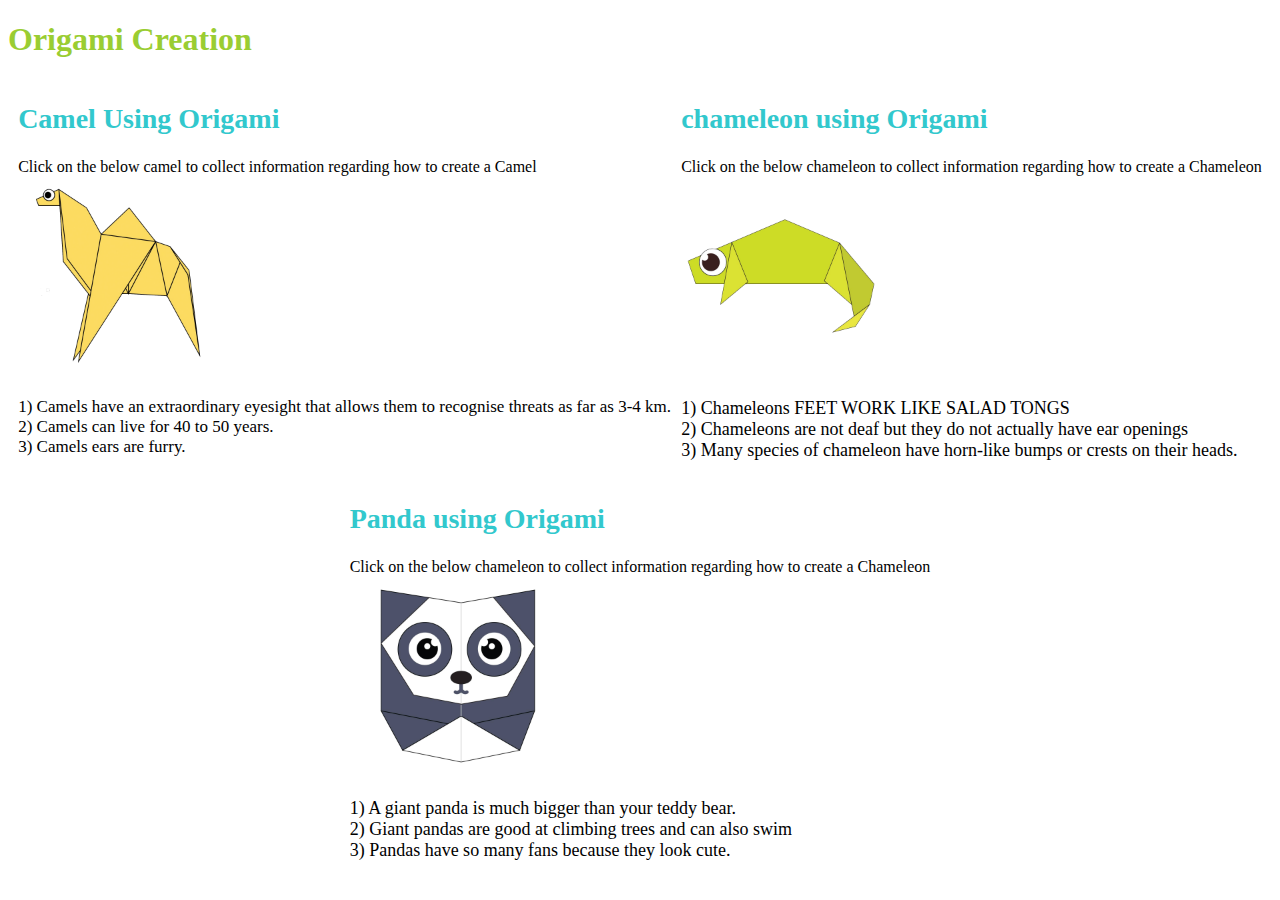
<file: index.html>
<!DOCTYPE HTML >

<html>

<head>

    <title> Origami Creation </title>

    <link rel  = "stylesheet" 
          type = "text/css"
          href = "style.css"    />


</head>

<body>

    <h1>Origami Creation</h1>

   
   

    <div class = "grid2">

        <div class = "item2">

            <h2 style="color: rgb(50, 200, 205); font-size : 28px; "> Camel Using Origami </h2>


            <a>Click on the below camel to collect information regarding how to create a Camel </a>

            <br>
        
            <a href = "camel.html" ><img src = "Camel/camel.png" width="200" height="200" /></a>
        
            <p  style="color: rgb(0, 0, 0); font-size : 17px; " >1) Camels have an extraordinary eyesight
                 that allows them to recognise threats as far as 3-4 km.
                
            <br>
        
            2) Camels can live for 40 to 50 years.
        
            <br>
        
            3) Camels ears are furry.     </p>

        </div>

        <div class = "item2">

            <h2  style="color: rgb(50, 200, 205); font-size : 28px; ">chameleon using Origami </h2>

            <a>Click on the below chameleon to collect information regarding how to create a Chameleon </a>

            <br>
        
            <a href = "chameleon.html" ><img src = "Chameleon/chameleon.png" width="200" height="200" /></a>
        
            <p  style="color: rgb(0, 0, 0); font-size : 18px; ">1)  Chameleons FEET WORK LIKE SALAD TONGS
                
            <br>
        
            2) Chameleons are not deaf but they do not actually have ear openings
        
            <br>
        
            3) Many species of chameleon have horn-like bumps or crests on their heads.    </p>


        </div>


        <div class = "item2">

            <h2  style="color: rgb(50, 200, 205); font-size : 28px; ">Panda using Origami </h2>

            <a>Click on the below chameleon to collect information regarding how to create a Chameleon </a>

            <br>
        
            <a href = "panda.html" ><img src = "Panda/panda.png" width="200" height="200" /></a>
        
            <p  style="color: rgb(0, 0, 0); font-size : 18px; ">1)  A giant panda is much bigger than your teddy bear.
                
            <br>
        
            2) Giant pandas are good at climbing trees and can also swim
        
            <br>
        
            3) Pandas have so many fans because they look cute.    </p>


        </div>

    
    </div>

  

   
 
  

   
  




</body>





</html>
</file>
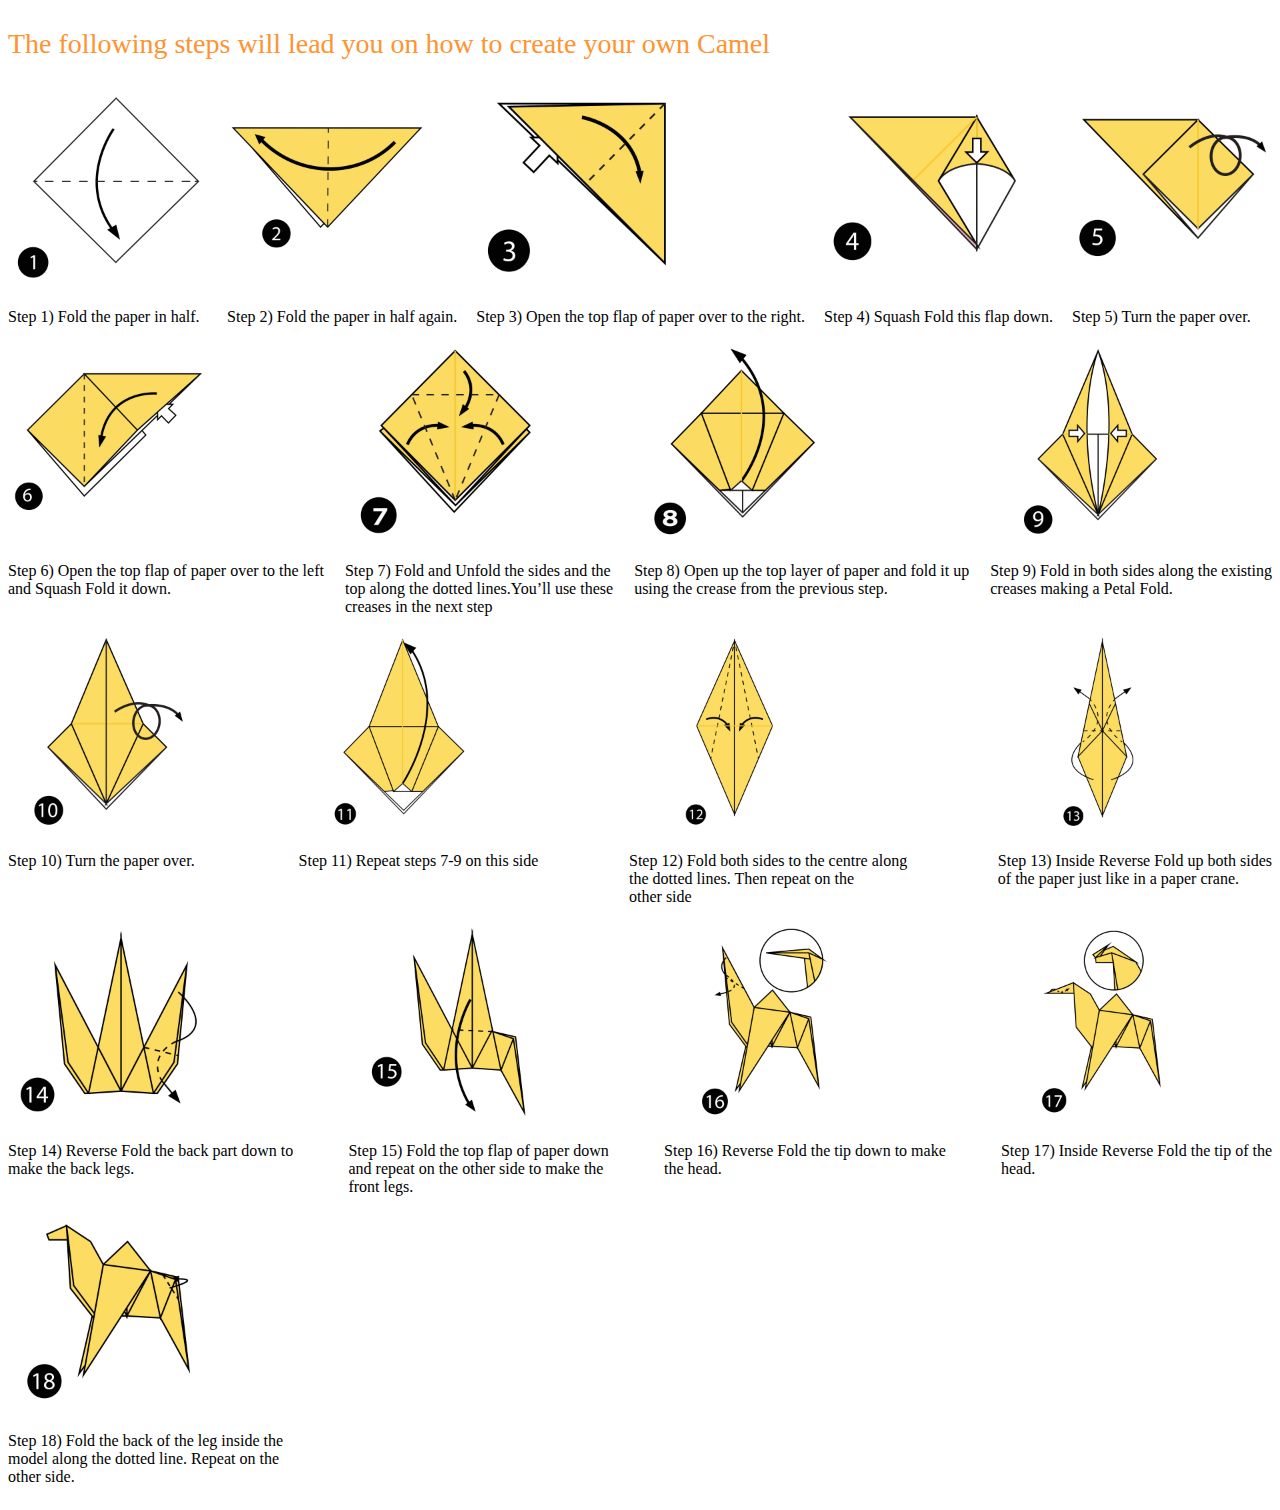
<file: camel.html>
<!DOCTYPE HTML >
<html>


    <title> Camel Creation </title>

    <link rel  = "stylesheet" 
          type = "text/css"
          href = "style.css"    />



</html>


<body>
    <p style="color : rgb(255, 147, 47); font-size : 28px; ">The following steps will lead you on how to create your own Camel</p> 
    
    <div class = "grid">

            <div class = "item">

                <a><img src = "Camel/camel-1-min.jpg" width="200" height="200"/></a>
                <p>Step 1) Fold the paper in half.</p>

            </div>

            <div class = "item">

                <a><img src = "Camel/camel-2-min.jpg" width="200" height="200"/></a>
                <p>Step 2) Fold the paper in half again.</p>

            </div>

            <div class = "item">

                <a><img src = "Camel/camel-3-min.jpg" width="200" height="200"/></a>
                <p>Step 3) Open the top flap of paper over to the right.</p>

            </div>

            <div class = "item">

                <a><img src = "Camel/camel-4-min.jpg" width="200" height="200"/></a>
                <p>Step 4) Squash Fold this flap down.</p>

            </div>  

            <div class = "item">

                <a><img src = "Camel/camel-5-min.jpg" width="200" height="200"/></a>
                <p>Step 5) Turn the paper over.</p>

            </div>    

            <div class = "item">

                <a><img src = "Camel/camel-6-min.jpg" width="200" height="200"/></a>
                <p>Step 6) Open the top flap of paper over to the left
                    <br>
                    and Squash Fold it down.</p>

            </div>    

            <div class = "item">

                <a><img src = "Camel/camel-7-min.jpg" width="200" height="200"/></a>
                <p>Step 7) Fold and Unfold the sides and the 
                    <br>
                    top along the dotted lines.You’ll use these
                    <br>
                    creases in the next step</p>

            </div>    

            
            <div class = "item">

                <a><img src = "Camel/camel-8-min.jpg" width="200" height="200"/></a>
                <p>Step 8) Open up the top layer of paper and fold it up
                    <br>
                using the crease from the previous step.</p>


            </div>    
            
            <div class = "item">

                <a><img src = "Camel/camel-9-min.jpg" width="200" height="200"/></a>
                <p>Step 9) Fold in both sides along the existing
                    <br> creases making a Petal Fold.</p>


            </div>    

            <div class = "item">

                <a><img src = "Camel/camel-10-min.jpg" width="200" height="200"/></a>
                <p>Step 10) Turn the paper over.</p>

            </div>

        <div class = "item">

                <a><img src = "Camel/camel-11-min.jpg" width="200" height="200"/></a>
                <p>Step 11) Repeat steps 7-9 on this side</p>
            
            </div>

            <div class = "item">

                <a><img src = "Camel/camel-12-min.jpg" width="200" height="200"/></a>
                <p>Step 12) Fold both sides to the centre along <br>the dotted lines.
                    Then repeat on the <br> other side</p>
            
            </div>

            <div class = "item">

                <a><img src = "Camel/camel-13-min.jpg" width="200" height="200"/></a>
                <p>Step 13) Inside Reverse Fold up both sides <br> of the paper just like in a paper crane.</p>
            
            </div>

            <div class = "item">

                <a><img src = "Camel/camel-14-min.jpg" width="200" height="200"/></a>
                <p>Step 14) Reverse Fold the back part down to <br> make the back legs.</p>
            
            </div>

            <div class = "item">

                <a><img src = "Camel/camel-15-min.jpg" width="200" height="200"/></a>
                <p>Step 15) Fold the top flap of paper down <br> and repeat 
                    on the other side to make the <br> front legs.</p>
            
            </div>

            <div class = "item">

                <a><img src = "Camel/camel-16-min.jpg" width="200" height="200"/></a>
                <p>Step 16) Reverse Fold the tip down to make <br> the head.</p>

            </div>
            
            <div class = "item">

                <a><img src = "Camel/camel-17-min.jpg" width="200" height="200"/></a>
                <p>Step 17) Inside Reverse Fold the tip of the <br> head.</p>
            
            </div>
            
            <div class = "item">

                <a><img src = "Camel/camel-18-min.jpg" width="200" height="200"/></a>
                <p>Step 18) Fold the back of the leg inside the <br> model along the dotted line. 
                    Repeat on the <br> other side.</p>
            
            </div>    

</div>

</body>
</file>
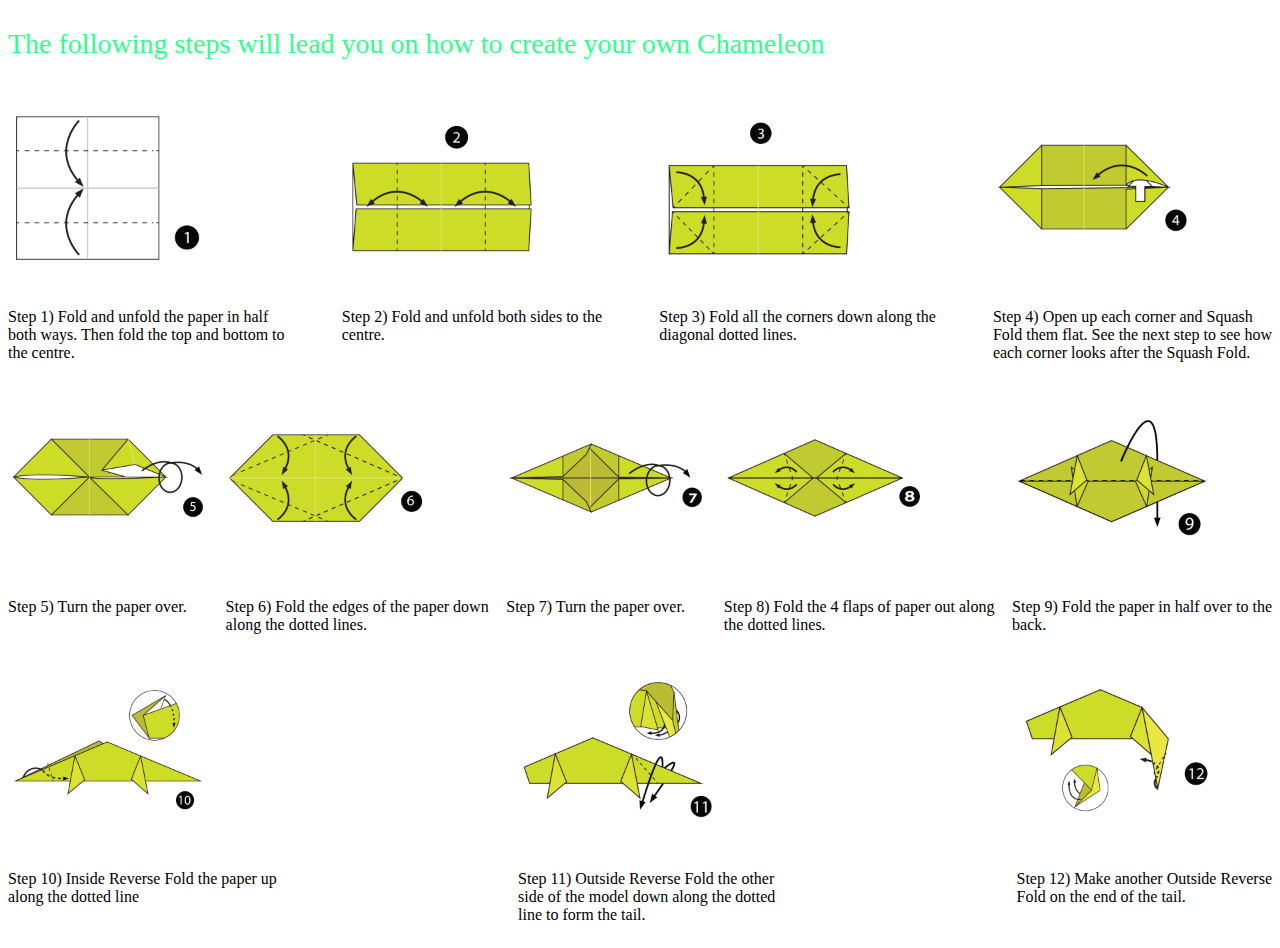
<file: chameleon.html>
<!DOCTYPE HTML >
<html>


    <title> Camel Creation </title>

    <link rel  = "stylesheet" 
          type = "text/css"
          href = "style.css"    />



</html>


<body>

  
    <p style="color : rgb(47, 255, 141); font-size : 28px; ">The following steps will lead you on how to create your own Chameleon</p> 
    
    <div class = "grid">

            <div class = "item">

                <a><img src = "Chameleon/chameleon-1-min.jpg" width="200" height="200"/></a>
                <p>Step 1) Fold and unfold the paper in half <br> both ways.
                     Then fold the top and bottom to <br> the centre.</p>

            </div>

            <div class = "item">

                <a><img src = "Chameleon/chameleon-2-min.jpg" width="200" height="200"/></a>
                <p>Step 2) Fold and unfold both sides to the <br> centre.</p>

            </div>

            <div class = "item">

                <a><img src = "Chameleon/chameleon-3-min.jpg" width="200" height="200"/></a>
                <p>Step 3) Fold all the corners down along the <br> diagonal dotted lines.</p>

            </div>

            <div class = "item">

                <a><img src = "Chameleon/chameleon-4-min.jpg" width="200" height="200"/></a>
                <p>Step 4) Open up each corner and Squash <br> Fold them flat. 
                    See the next step to see how <br> each corner looks after the Squash Fold.</p>

            </div>  

            <div class = "item">

                <a><img src = "Chameleon/chameleon-5-min.jpg" width="200" height="200"/></a>
                <p>Step 5) Turn the paper over.</p>

            </div>    

            <div class = "item">

                <a><img src = "Chameleon/chameleon-6-min.jpg" width="200" height="200"/></a>
                <p>Step 6) Fold the edges of the paper down <br> along the dotted lines.</p>

            </div>    

            <div class = "item">

                <a><img src = "Chameleon/chameleon-7-min.jpg" width="200" height="200"/></a>
                <p>Step 7) Turn the paper over.</p>

            </div>    

            
            <div class = "item">

                <a><img src = "Chameleon/chameleon-8-min.jpg" width="200" height="200"/></a>
                <p>Step 8) Fold the 4 flaps of paper out along <br> the dotted lines.</p>


            </div>    
            
            <div class = "item">

                <a><img src = "Chameleon/chameleon-9-min.jpg" width="200" height="200"/></a>
                <p>Step 9) Fold the paper in half over to the <br> back.</p>


            </div>    

            <div class = "item">

                <a><img src = "Chameleon/chameleon-10-min.jpg" width="200" height="200"/></a>
                <p>Step 10) Inside Reverse Fold the paper up <br> along the dotted line</p>

            </div>

        <div class = "item">

                <a><img src = "Chameleon/chameleon-11-min.jpg" width="200" height="200"/></a>
                <p>Step 11) Outside Reverse Fold the other <br> side of the 
                    model down along the dotted <br> line to form the tail.</p>
            
            </div>

            <div class = "item">

                <a><img src = "Chameleon/chameleon-12-min.jpg" width="200" height="200"/></a>
                <p>Step 12) Make another Outside Reverse <br> Fold on the end of the tail.</p>
            
            </div>
   

</div>

</body>
</file>
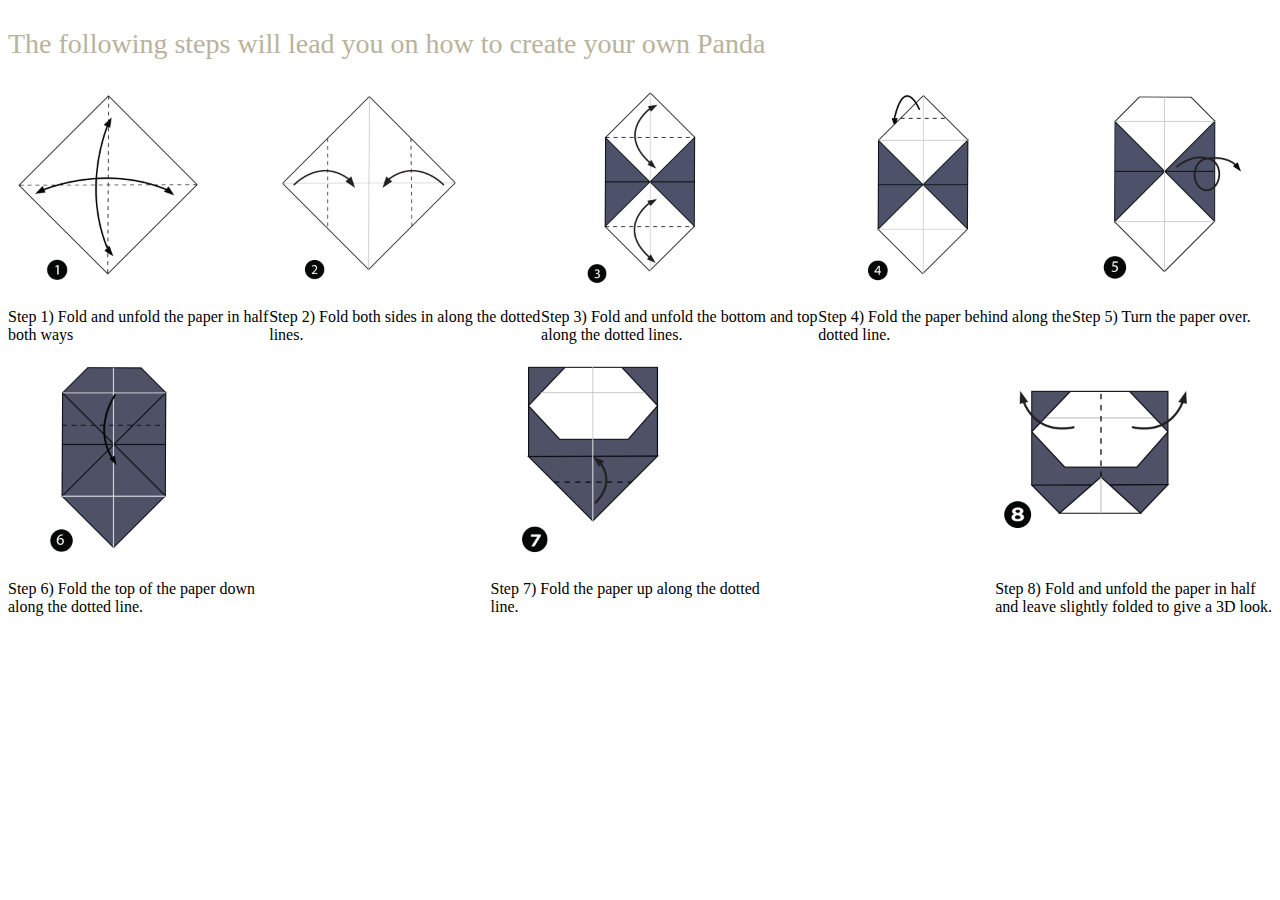
<file: panda.html>
<!DOCTYPE HTML >
<html>


    <title> Camel Creation </title>

    <link rel  = "stylesheet" 
          type = "text/css"
          href = "style.css"    />



</html>


<body>

  
    <p style="color : rgb(184, 179, 156); font-size : 28px; ">The following steps will lead you on how to create your own Panda</p> 
    
    <div class = "grid">

            <div class = "item">

                <a><img src = "Panda/panda-1-min.jpg" width="200" height="200"/></a>
                <p>Step 1) Fold and unfold the paper in half <br> both ways</p>

            </div>

            <div class = "item">

                <a><img src = "Panda/panda-2-min.jpg" width="200" height="200"/></a>
                <p>Step 2) Fold both sides in along the dotted <br> lines.</p>

            </div>

            <div class = "item">

                <a><img src = "Panda/panda-3-min.jpg" width="200" height="200"/></a>
                <p>Step 3) Fold and unfold the bottom and top <br> along the dotted lines.</p>

            </div>

            <div class = "item">

                <a><img src = "Panda/panda-4-min.jpg" width="200" height="200"/></a>
                <p>Step 4) Fold the paper behind along the <br> dotted line. </p>

            </div>  

            <div class = "item">

                <a><img src = "Panda/panda-5-min.jpg" width="200" height="200"/></a>
                <p>Step 5) Turn the paper over.</p>

            </div>    

            <div class = "item">

                <a><img src = "Panda/panda-6-min.jpg" width="200" height="200"/></a>
                <p>Step 6) Fold the top of the paper down <br> along the dotted line.</p>

            </div>    

            <div class = "item">

                <a><img src = "Panda/panda-7-min.jpg" width="200" height="200"/></a>
                <p>Step 7) Fold the paper up along the dotted <br> line.</p>

            </div>    

            
            <div class = "item">

                <a><img src = "Panda/panda-8-min.jpg" width="200" height="200"/></a>
                <p>Step 8) Fold and unfold the paper in half <br> and leave slightly folded to give a 3D look.</p>


            </div>    
            
   

</div>

</body>
</file>
<file: style.css>
h1{
    color: yellowgreen;
}


.grid{

    display:flex;
    flex-wrap:wrap;
    justify-content : space-between;

}


.grid2{

    display:flex;
    flex-wrap:wrap;
    justify-content : space-evenly;

}
</file>
